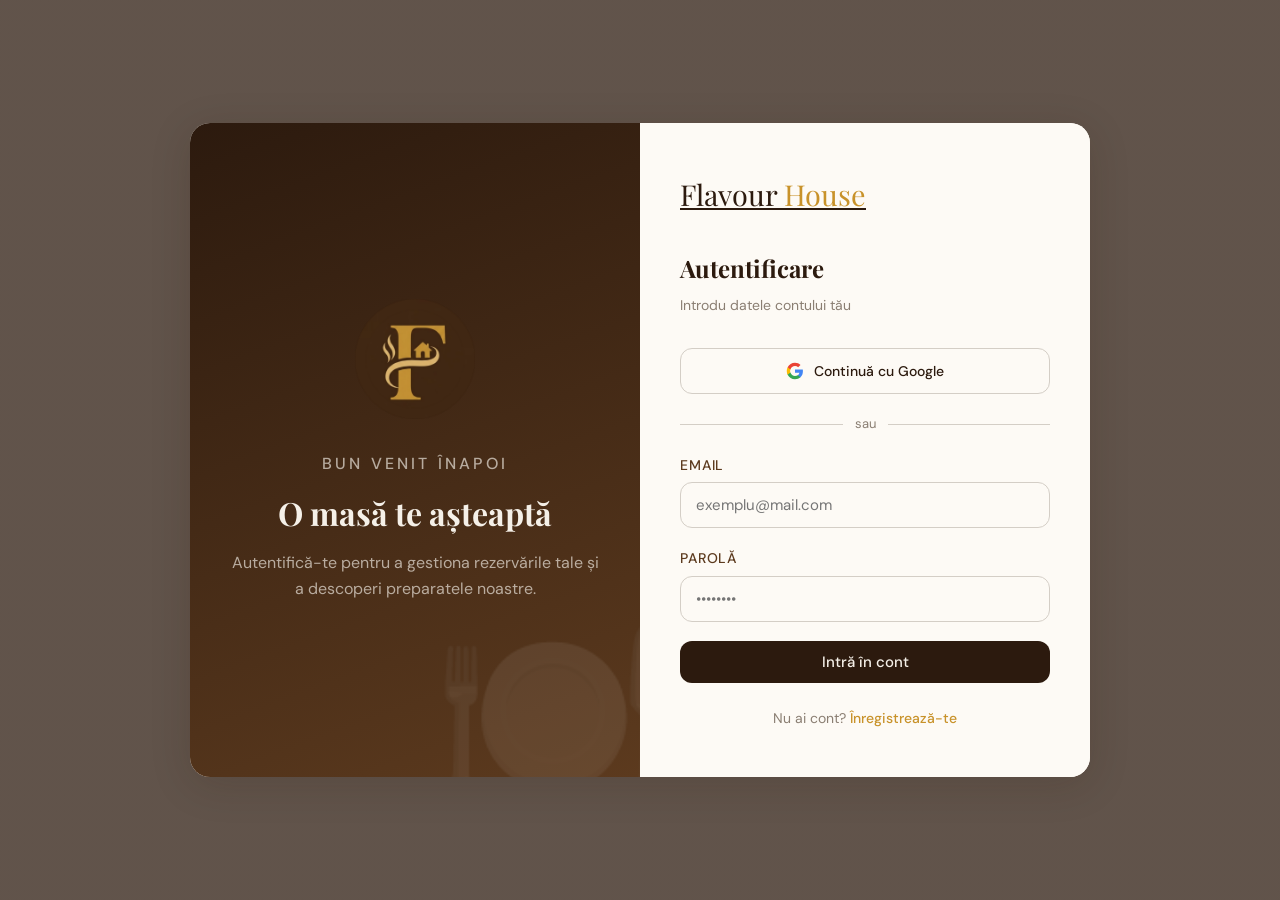
<file: RestaurantApp/public/contul-meu.html>
<!DOCTYPE html>
<html lang="ro">
<head>
  <meta charset="UTF-8">
  <meta name="viewport" content="width=device-width, initial-scale=1.0">
    <link rel="icon" type="image/png" href="logo.png">

  <title>Contul meu — Flavour House</title>
  <link rel="stylesheet" href="style.css">
  <style>
    .page-header {
      background: linear-gradient(160deg, var(--maro) 0%, var(--maro-med) 100%);
      padding: 5rem 1.5rem 3rem; text-align: center;
    }
    .page-header p { font-size: 11px; letter-spacing: 0.2em; color: var(--auriu); text-transform: uppercase; margin-bottom: 0.8rem; }
    .page-header h1 { font-family: 'Playfair Display', serif; font-size: 2.4rem; color: var(--crem); }

    .content { max-width: 960px; margin: 0 auto; padding: 3rem 1.5rem; }

    .profil-grid {
      display: grid; grid-template-columns: 300px 1fr;
      gap: 2rem; align-items: start;
    }

    /* Card profil stanga */
    .profil-card {
      background: var(--alb); border-radius: var(--radius-lg);
      padding: 2rem; box-shadow: var(--shadow);
      border: 1px solid rgba(212,206,198,0.5);
      text-align: center; position: sticky; top: 80px;
    }
    .profil-avatar {
      width: 90px; height: 90px; border-radius: 50%;
      background: linear-gradient(135deg, var(--maro) 0%, var(--maro-med) 100%);
      display: flex; align-items: center; justify-content: center;
      font-family: 'Playfair Display', serif; font-size: 2rem;
      color: var(--auriu); margin: 0 auto 1.2rem; font-weight: 700;
    }
    .profil-nume {
      font-family: 'Playfair Display', serif;
      font-size: 1.4rem; font-weight: 600; color: var(--maro); margin-bottom: 4px;
    }
    .profil-email { font-size: 15px; color: var(--gri); margin-bottom: 1.3rem; }
    .profil-badge {
      display: inline-block; font-size: 15px; font-weight: 500;
      padding: 4px 12px; border-radius: 99px;
      background: rgba(200,146,42,0.12); color: var(--auriu);
      margin-bottom: 1.5rem;
    }
    .profil-stats {
      display: grid; grid-template-columns: repeat(3, 1fr);
      gap: 0.5rem; margin-bottom: 1.5rem;
      padding: 1rem 0; border-top: 1px solid var(--crem-dark);
      border-bottom: 1px solid var(--crem-dark);
    }
    .profil-stat-nr {
      font-family: 'Playfair Display', serif;
      font-size: 1.6rem; font-weight: 700; color: var(--auriu); line-height: 1;
    }
    .profil-stat-label { font-size: 13px; color: var(--gri); margin-top: 3px; }
    .profil-membru { font-size: 12px; color: var(--gri); }

    /* Dreapta — sectiuni */
    .sectiuni { display: flex; flex-direction: column; gap: 1.5rem; }

    .sectiune-card {
      background: var(--alb); border-radius: var(--radius-lg);
      padding: 1.8rem; box-shadow: var(--shadow);
      border: 1px solid rgba(212,206,198,0.5);
    }
    .sectiune-titlu {
      font-family: 'Times New Roman', serif;
      font-size: 1.4rem; color: var(--maro);
      font-weight: bold;
      margin-bottom: 1.2rem; display: flex; align-items: center; gap: 8px;
    }

    /* Rezervari recente */
    .rez-mini {
      display: flex; justify-content: space-between; align-items: center;
      padding: 10px 0; border-bottom: 1px solid var(--crem-dark);
      font-size: 14px;
    }
    .rez-mini:last-child { border-bottom: none; }
    .rez-mini-info { color: var(--maro); font-size: 1.1rem; }
    .rez-mini-data { font-size: 0.9rem; color: var(--gri); }

    /* Schimbare parola */
    .pass-form { display: flex; flex-direction: column; gap: 0.8rem; }

    /* Info boxes */
    .info-boxes {
      display: grid; grid-template-columns: repeat(2, 1fr); gap: 1rem;
    }
    .info-tip {
      background: var(--crem-dark); border-radius: var(--radius);
      padding: 1rem 1.2rem; display: flex; gap: 10px; align-items: flex-start;
    }
    .info-tip-icon { font-size: 1.4rem; flex-shrink: 0; }
    .info-tip-titlu { font-size: 13px; font-weight: 600; color: var(--maro); margin-bottom: 3px; }
    .info-tip-text { font-size: 12px; color: var(--gri); line-height: 1.5; }

    .nav-logo {
      display: flex !important;
      align-items: center !important;
      gap: 10px;
    }

    .logo-img {
      height: 55px;
      width: auto;
      object-fit: contain;
    }
.notification-widget { position: fixed; bottom: 20px; right: 20px; z-index: 9999; font-family: 'DM Sans', sans-serif; }
.notification-button { width: 55px; height: 55px; border-radius: 50%; background: #2c2c2c; border: 2px solid #c8922a; cursor: pointer; box-shadow: 0 4px 15px rgba(0,0,0,0.3); display: flex; align-items: center; justify-content: center; position: relative; transition: transform 0.2s ease; }
.notification-badge { position: absolute; top: 2px; right: 2px; width: 12px; height: 12px; background: #ff4d4d; border-radius: 50%; border: 2px solid #2c2c2c; }
.notification-menu { position: absolute; bottom: 70px; right: 0; width: 320px; max-height: 400px; background: #ffffff; border-radius: 12px; box-shadow: 0 5px 25px rgba(0,0,0,0.2); border: 1px solid #e0e0e0; display: none; flex-direction: column; overflow: hidden; animation: popupFade 0.25s ease-out; }
.notification-menu.show { display: flex; }
.notification-header { padding: 12px 16px; background: #f9f9f9; border-bottom: 1px solid #eeeeee; display: flex; justify-content: space-between; align-items: center; }
.notification-header h3 { margin: 0; font-size: 15px; color: #2c2c2c; }
.clear-all-btn { background: none; border: none; color: #c8922a; font-size: 12px; cursor: pointer; font-weight: 500; }
.notification-list { overflow-y: auto; flex: 1; }
.notification-item { padding: 12px 16px; border-bottom: 1px solid #f5f5f5; font-size: 13px; color: #444; }
.no-notifications { padding: 20px; text-align: center; color: #999; font-size: 13px; margin: 0; }
@keyframes popupFade { from { opacity: 0; transform: translateY(10px); } to { opacity: 1; transform: translateY(0); } }
    @media (max-width: 768px) {
      .profil-grid { grid-template-columns: 1fr; }
      .profil-card { position: static; }
      .info-boxes { grid-template-columns: 1fr; }
    }
  </style>
</head>
<body>

<nav>
  <a href="index.html" class="nav-logo">
    <img src="logo.png" alt="Logo Flavour House" class="logo-img">
    Flavour <span>House</span>
  </a>
  <div class="nav-links">
    <a href="index.html" data-i18n="nav_home">Acasă</a>
    <a href="#" class="btn-nav" onclick="logout(event)" data-i18n="nav_logout">Ieși din cont</a>
  </div>
</nav>

<div class="page-header">
  <p data-i18n="my_account_label">Profilul meu</p>
  <h1 data-i18n="my_account_title">Contul meu</h1>
</div>

<div class="content">
  <div id="alert" class="alert"></div>

  <div class="profil-grid">

    <div class="profil-card">
      <div class="profil-avatar" id="avatar-initiale">?</div>
      <div class="profil-nume" id="profil-nume">—</div>
      <div class="profil-email" id="profil-email">—</div>
      <div class="profil-badge">👤 Client</div>

      <div class="profil-stats">
        <div>
          <div class="profil-stat-nr" id="stat-total">0</div>
          <div class="profil-stat-label" data-i18n="my_account_total_res">Total</div>
        </div>
        <div>
          <div class="profil-stat-nr" id="stat-confirmate" style="color:var(--verde)">0</div>
          <div class="profil-stat-label" data-i18n="my_account_confirmed">Confirmate</div>
        </div>
        <div>
          <div class="profil-stat-nr" id="stat-asteptare" style="color:var(--auriu)">0</div>
          <div class="profil-stat-label" data-i18n="my_account_pending">Așteptare</div>
        </div>
      </div>

      <div class="profil-membru" id="profil-membru"></div>
      <div style="margin-top:1.2rem">
        <a href="rezervare.html" class="btn btn-primary btn-full" style="margin-bottom:8px" data-i18n="hero_btn_reserve">Rezervă o masă</a>
        <a href="rezervarile-mele.html" class="btn btn-outline btn-full" data-i18n="nav_my_reservations">Rezervările mele</a>
      </div>
    </div>

    <div class="sectiuni">

      <div class="sectiune-card">
        <div class="sectiune-titlu">🗓️ <span data-i18n="my_account_recent">Rezervări recente</span></div>
        <div id="rezervari-recente">
          <p style="color:var(--gri);font-size:14px">Se încarcă...</p>
        </div>
        <div style="margin-top:1rem">
          <a href="rezervarile-mele.html" class="btn btn-outline btn-sm" data-i18n="nav_my_reservations">Vezi toate</a>
        </div>
      </div>

      <div class="sectiune-card">
        <div class="sectiune-titlu">💡 Tips & Info</div>
        <div class="info-boxes">
          <div class="info-tip">
            <div class="info-tip-icon">⏰</div>
            <div>
              <div class="info-tip-titlu">Confirmare rapidă</div>
              <div class="info-tip-text">Rezervările tale sunt confirmate în cel mult 2 ore de la trimitere.</div>
            </div>
          </div>
          <div class="info-tip">
            <div class="info-tip-icon">⭐</div>
            <div>
              <div class="info-tip-titlu">Lasă o recenzie</div>
              <div class="info-tip-text">După o vizită confirmată poți lăsa recenzii pentru preparatele consumate.</div>
            </div>
          </div>
          <div class="info-tip">
            <div class="info-tip-icon">📞</div>
            <div>
              <div class="info-tip-titlu">Ai nevoie de ajutor?</div>
              <div class="info-tip-text">Contactează-ne la +373 22 123 456 sau rezervari@flavourhouse.md</div>
            </div>
          </div>
          <div class="info-tip">
            <div class="info-tip-icon">🎂</div>
            <div>
              <div class="info-tip-titlu">Evenimente speciale</div>
              <div class="info-tip-text">Adaugă în observații dacă sărbătorești ceva — pregătim o surpriză!</div>
            </div>
          </div>
        </div>
      </div>

      <div class="sectiune-card">
        <div class="sectiune-titlu">🔐 <span data-i18n="my_account_change_pass">Schimbă parola</span></div>
        <div class="pass-form">
          <div class="form-group" style="margin-bottom:0">
            <label data-i18n="my_account_current_pass">Parola actuală</label>
            <input type="password" id="parola-actuala" placeholder="••••••••">
          </div>
          <div class="form-group" style="margin-bottom:0">
            <label data-i18n="my_account_new_pass">Parola nouă</label>
            <input type="password" id="parola-noua" placeholder="Minim 6 caractere">
          </div>
          <div class="form-group" style="margin-bottom:0">
            <label data-i18n="my_account_confirm_pass">Confirmă parola nouă</label>
            <input type="password" id="parola-confirmare" placeholder="Repetă parola nouă">
          </div>
          <button class="btn btn-dark" onclick="schimbaParola()" data-i18n="my_account_save">Salvează parola</button>
          <div id="alert-parola" class="alert"></div>
        </div>
      </div>

      <div class="sectiune-card" style="border-color:rgba(155,35,53,0.2)">
        <div class="sectiune-titlu" style="color:var(--rosu)">⚠️ Danger Zone</div>
        <p style="font-size:14px;color:var(--gri);margin-bottom:1rem">Acțiunile de mai jos sunt ireversibile. Procedează cu atenție.</p>
        <button class="btn btn-danger btn-sm" onclick="stergeContConfirm()">Șterge contul</button>
      </div>

    </div>
  </div>
</div>

<footer><p>© 2026 <span>Flavour House</span> Restaurant · Chișinău, Moldova</p></footer>

<script>
const token = localStorage.getItem('token');
const utilizator = JSON.parse(localStorage.getItem('utilizator') || 'null');
if (!token || !utilizator) window.location.href = 'login.html';

function logout(e) {
  e.preventDefault();
  localStorage.removeItem('token');
  localStorage.removeItem('utilizator');
  window.location.href = 'login.html';
}

document.getElementById('profil-nume').textContent  = utilizator.nume;
document.getElementById('profil-email').textContent = utilizator.email;
document.getElementById('avatar-initiale').textContent = utilizator.nume
  .split(' ').map(n => n[0]).join('').substring(0, 2).toUpperCase();

async function incarcaDate() {
  try {
    const res  = await fetch('/api/rezervari/ale-mele', {
      headers: { 'Authorization': `Bearer ${token}` }
    });
    const date = await res.json();

    document.getElementById('stat-total').textContent      = date.length;
    document.getElementById('stat-confirmate').textContent = date.filter(r => r.status === 'confirmata').length;
    document.getElementById('stat-asteptare').textContent  = date.filter(r => r.status === 'in_asteptare').length;

    const recente = date.slice(0, 3);
    const cont    = document.getElementById('rezervari-recente');

    if (!recente.length) {
      cont.innerHTML = `<p style="color:var(--gri);font-size:14px">Nu ai nicio rezervare încă.</p>`;
      return;
    }

    cont.innerHTML = recente.map(r => `
      <div class="rez-mini">
        <div>
          <div class="rez-mini-info">Masa ${r.numar_masa} — ${r.locatie}</div>
          <div class="rez-mini-data">📅 ${new Date(r.data).toLocaleDateString('ro-RO', { day:'numeric', month:'long', year:'numeric' })} · 🕐 ${r.ora.slice(0,5)}</div>
        </div>
        <span class="badge badge-${r.status === 'confirmata' ? 'confirmata' : r.status === 'anulata' ? 'anulata' : 'asteptare'}">
          ${r.status === 'confirmata' ? '✓ Confirmată' : r.status === 'anulata' ? '✗ Anulată' : '⏳ Așteptare'}
        </span>
      </div>
    `).join('');

  } catch (e) {
    document.getElementById('rezervari-recente').innerHTML = '<p style="color:var(--rosu)">Eroare.</p>';
  }
}

async function schimbaParola() {
  const actuala     = document.getElementById('parola-actuala').value;
  const noua        = document.getElementById('parola-noua').value;
  const confirmare  = document.getElementById('parola-confirmare').value;
  const alertEl     = document.getElementById('alert-parola');

  alertEl.className = 'alert';

  if (!actuala || !noua || !confirmare) {
    alertEl.className = 'alert alert-error show';
    alertEl.textContent = 'Completează toate câmpurile.';
    return;
  }
  if (noua.length < 6) {
    alertEl.className = 'alert alert-error show';
    alertEl.textContent = 'Parola nouă trebuie să aibă cel puțin 6 caractere.';
    return;
  }
  if (noua !== confirmare) {
    alertEl.className = 'alert alert-error show';
    alertEl.textContent = 'Parolele noi nu coincid.';
    return;
  }

  try {
    const res  = await fetch('/api/auth/schimba-parola', {
      method: 'PUT',
      headers: { 'Content-Type': 'application/json', 'Authorization': `Bearer ${token}` },
      body: JSON.stringify({ parola_actuala: actuala, parola_noua: noua })
    });
    const date = await res.json();

    if (!res.ok) {
      alertEl.className = 'alert alert-error show';
      alertEl.textContent = date.mesaj;
      return;
    }

    alertEl.className = 'alert alert-success show';
    alertEl.textContent = '✅ Parola a fost schimbată cu succes!';
    document.getElementById('parola-actuala').value   = '';
    document.getElementById('parola-noua').value      = '';
    document.getElementById('parola-confirmare').value = '';
  } catch (e) {
    alertEl.className = 'alert alert-error show';
    alertEl.textContent = 'Eroare de conexiune.';
  }
}

function stergeContConfirm() {
  if (confirm('Ești sigur că vrei să ștergi contul? Toate rezervările tale vor fi anulate. Această acțiune este ireversibilă!')) {
    alert('Funcționalitate în curs de implementare. Contactează-ne la rezervari@flavourhouse.md pentru ștergerea contului.');
  }
}
let notificariAfisate = [];
let stareaRezervarilorAnterioare = {};

function toggleMeniuNotificari() {
  const menu = document.getElementById('notification-menu');
  menu.classList.toggle('show');
  if (menu.classList.contains('show')) document.getElementById('notification-badge').style.display = 'none';
}

function actualizeazaInterfataNotificari() {
  const listContainer = document.getElementById('notification-list');
  const badge = document.getElementById('notification-badge');
  const menu = document.getElementById('notification-menu');

  if (notificariAfisate.length === 0) {
    listContainer.innerHTML = '<p class="no-notifications">Nu ai notificări noi</p>';
    badge.style.display = 'none';
    return;
  }
  listContainer.innerHTML = notificariAfisate.map(msg => `<div class="notification-item">🔔 ${msg}</div>`).join('');
  if (!menu.classList.contains('show')) badge.style.display = 'block';
}

function stergeToateNotificarile() { notificariAfisate = []; actualizeazaInterfataNotificari(); }

async function verificaSchimbariStatus() {
  if (!token) return;
  try {
    const res = await fetch('/api/rezervari/ale-mele', { headers: { 'Authorization': `Bearer ${token}` } });
    if (!res.ok) return;
    const rezervari = await res.json();
    let modificariNoi = false;
    rezervari.forEach(r => {
      const statusVechi = stareaRezervarilorAnterioare[r.id];
      if (statusVechi && statusVechi !== r.status) {
        let textStatus = r.status === 'confirmata' ? 'confirmată ✔️' : 'anulată ❌';
        notificariAfisate.unshift(`Rezervarea pentru masa ${r.numar_masa} din data de ${r.data.split('T')[0]} este acum ${textStatus}.`);
        modificariNoi = true;
      }
      stareaRezervarilorAnterioare[r.id] = r.status;
    });
    if (modificariNoi) actualizeazaInterfataNotificari();
  } catch (err) { console.error(err); }
}

async function pornesteSistemNotificari() {
  if (!token) return;
  try {
    const res = await fetch('/api/rezervari/ale-mele', { headers: { 'Authorization': `Bearer ${token}` } });
    if (res.ok) {
      const rezervari = await res.json();
      rezervari.forEach(r => stareaRezervarilorAnterioare[r.id] = r.status);
    }
  } catch(e){}
  setInterval(verificaSchimbariStatus, 10000);
}

pornesteSistemNotificari();
incarcaDate();
applyTranslations(getLang());
</script>
<div class="notification-widget">
  <button class="notification-button" onclick="toggleMeniuNotificari()">
    <span class="bell-icon">🔔</span>
    <span id="notification-badge" class="notification-badge" style="display: none;"></span>
  </button>

  <div id="notification-menu" class="notification-menu">
    <div class="notification-header">
      <h3>Notificări</h3>
      <button class="clear-all-btn" onclick="stergeToateNotificarile()">Șterge tot</button>
    </div>
    <div id="notification-list" class="notification-list">
      <p class="no-notifications">Nu ai notificări noi</p>
    </div>
  </div>
</div>
</body>
</html>
</file>
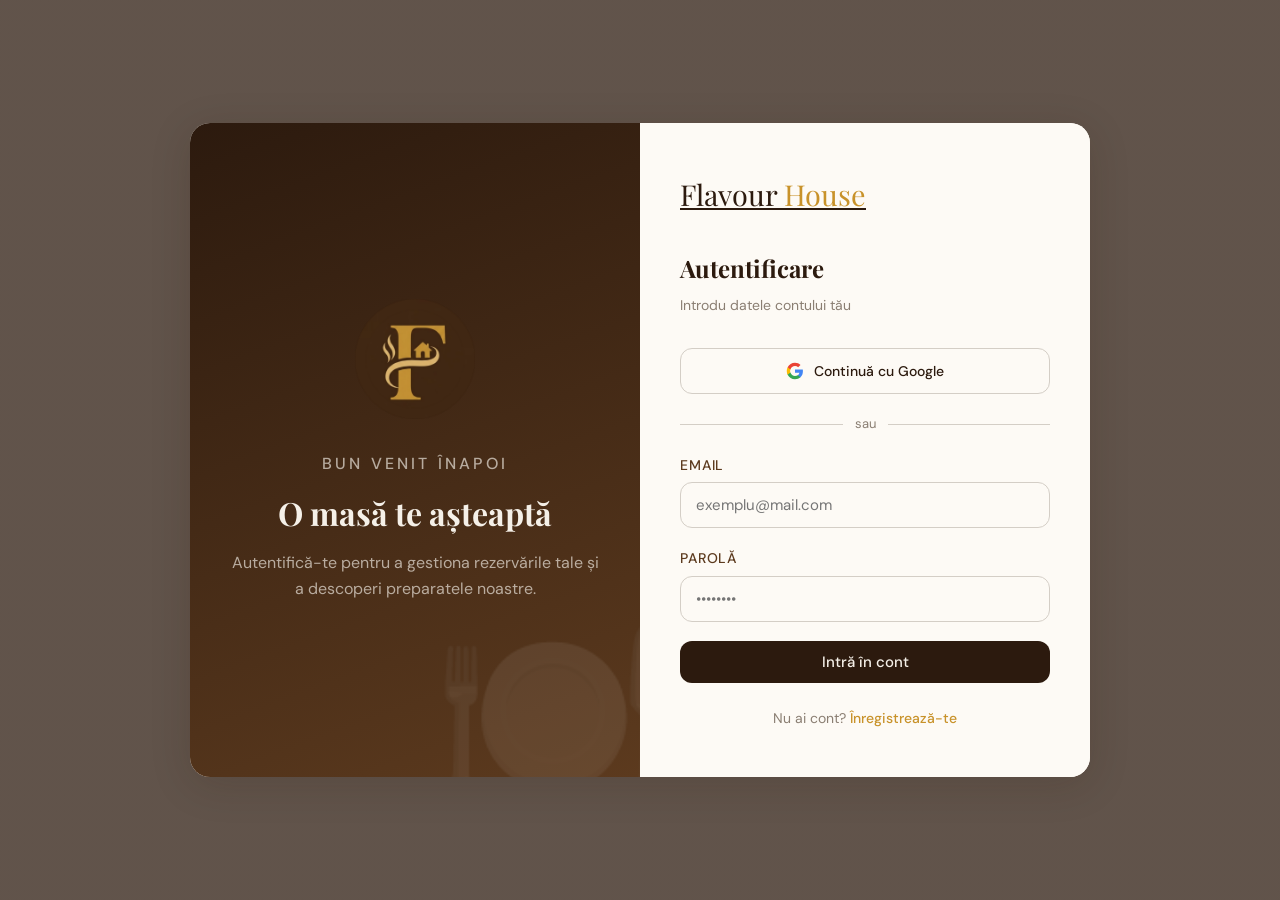
<file: RestaurantApp/public/login.html>
<!DOCTYPE html>
<html lang="ro">
<head>
  <meta charset="UTF-8">
  <meta name="viewport" content="width=device-width, initial-scale=1.0">
    <link rel="icon" type="image/png" href="logo.png">

  <title>Autentificare — Flavour House</title>
  <link rel="stylesheet" href="style.css">
  <style>
    body { 
      display: flex; 
      align-items: center; 
      justify-content: center; 
      min-height: 100vh; 
      padding: 2rem;
      margin: 0;
      background: linear-gradient(rgba(44, 26, 14, 0.75), rgba(44, 26, 14, 0.75)), 
                  url('https://media.gettyimages.com/id/1632045436/video/defocus-after-work-dinner-party.jpg?s=640x640&k=20&c=yxpzzxIzMyTx0dXF350Sa_MqFmlVjyDskMo8bTIoD7I=');
      background-size: cover;
      background-position: center;
      background-attachment: fixed;
    }

    .auth-wrapper {
      display: grid; grid-template-columns: 1fr 1fr;
      max-width: 900px; width: 100%;
      border-radius: var(--radius-lg);
      overflow: hidden; box-shadow: var(--shadow-lg);
      background: var(--alb);
    }

    .auth-banner {
      background: linear-gradient(160deg, var(--maro) 0%, var(--maro-med) 100%);
      padding: 3rem 2.5rem; display: flex; flex-direction: column; 
      justify-content: center; align-items: center; text-align: center;
      position: relative; overflow: hidden;
    }

    .auth-banner::before {
      content: '🍽️'; font-size: 12rem; position: absolute;
      right: -2rem; bottom: -2rem; opacity: 0.08; line-height: 1;
    }

    .auth-banner-logo {
      height: 120px;
      width: auto;
      object-fit: contain;
      margin-bottom: 2rem;
    }

    .auth-banner-label {
      font-size: 13px; font-weight: 500; letter-spacing: 0.2em;
      color: var(--auriu); text-transform: uppercase; margin-bottom: 1rem;
    }

    .auth-banner h2 {
      font-family: 'Playfair Display', serif;
      font-size: 2rem; color: var(--crem); line-height: 1.3; margin-bottom: 1rem;
    }

    .auth-banner p { font-size: 16px; color: rgba(245,240,232,0.65); }

    .auth-form-side { background: var(--alb); padding: 3rem 2.5rem; }

    .auth-logo {
      font-family: 'Playfair Display', serif; font-size: 1.8rem;
      color: var(--maro); margin-bottom: 2rem; display: block;
    }

    .auth-logo span { color: var(--auriu); }

    .auth-title { font-family: 'Playfair Display', serif; font-size: 1.5rem; color: var(--maro); margin-bottom: 0.4rem; }

    .auth-sub { font-size: 14px; color: var(--gri); margin-bottom: 2rem; }

    .auth-footer { margin-top: 1.5rem; text-align: center; font-size: 14px; color: var(--gri); }

    .auth-footer a { color: var(--auriu); text-decoration: none; font-weight: 500; }

    .auth-footer a:hover { text-decoration: underline; }

    /* Buton Google */
    .btn-google {
      display: flex; align-items: center; justify-content: center; gap: 10px;
      width: 100%; padding: 11px 22px; border-radius: var(--radius);
      border: 1.5px solid var(--gri-light); background: var(--alb);
      font-family: 'DM Sans', sans-serif; font-size: 14px; font-weight: 500;
      color: var(--maro); cursor: pointer; text-decoration: none;
      transition: all var(--transition);
      box-sizing: border-box;
    }
    .btn-google:hover {
      border-color: #4285F4; background: #F8F9FF;
      box-shadow: 0 2px 12px rgba(66,133,244,0.15);
    }
    .google-icon { width: 18px; height: 18px; flex-shrink: 0; }

    /* Separator */
    .separator {
      display: flex; align-items: center; gap: 12px;
      margin: 1.2rem 0; color: var(--gri); font-size: 13px;
    }
    .separator::before, .separator::after {
      content: ''; flex: 1; height: 1px; background: var(--gri-light);
    }

    @media (max-width: 640px) {
      .auth-wrapper { grid-template-columns: 1fr; max-width: 450px; }
      .auth-banner { display: none; }
    }
  </style>
</head>
<body>

<div class="auth-wrapper">
  <div class="auth-banner">
    <img src="logo.png" alt="Logo Flavour House" class="auth-banner-logo">
    <p class="auth-banner-label">Bun venit înapoi</p>
    <h2>O masă te așteaptă</h2>
    <p>Autentifică-te pentru a gestiona rezervările tale și a descoperi preparatele noastre.</p>
  </div>
  <div class="auth-form-side">
    <a href="index.html" class="auth-logo">Flavour <span>House</span></a>
    <h2 class="auth-title">Autentificare</h2>
    <p class="auth-sub">Introdu datele contului tău</p>

    <div id="alert" class="alert"></div>

    <a href="/api/auth/google" class="btn-google">
      <svg class="google-icon" viewBox="0 0 24 24">
        <path fill="#4285F4" d="M22.56 12.25c0-.78-.07-1.53-.2-2.25H12v4.26h5.92c-.26 1.37-1.04 2.53-2.21 3.31v2.77h3.57c2.08-1.92 3.28-4.74 3.28-8.09z"/>
        <path fill="#34A853" d="M12 23c2.97 0 5.46-.98 7.28-2.66l-3.57-2.77c-.98.66-2.23 1.06-3.71 1.06-2.86 0-5.29-1.93-6.16-4.53H2.18v2.84C3.99 20.53 7.7 23 12 23z"/>
        <path fill="#FBBC05" d="M5.84 14.09c-.22-.66-.35-1.36-.35-2.09s.13-1.43.35-2.09V7.07H2.18C1.43 8.55 1 10.22 1 12s.43 3.45 1.18 4.93l3.66-2.84z"/>
        <path fill="#EA4335" d="M12 5.38c1.62 0 3.06.56 4.21 1.64l3.15-3.15C17.45 2.09 14.97 1 12 1 7.7 1 3.99 3.47 2.18 7.07l3.66 2.84c.87-2.6 3.3-4.53 6.16-4.53z"/>
      </svg>
      Continuă cu Google
    </a>

    <div class="separator">sau</div>

    <div class="form-group">
      <label>Email</label>
      <input type="email" id="email" placeholder="exemplu@mail.com">
    </div>
    <div class="form-group">
      <label>Parolă</label>
      <input type="password" id="parola" placeholder="••••••••">
    </div>
    <button class="btn btn-dark btn-full" onclick="login()">Intră în cont</button>

    <div class="auth-footer">
      Nu ai cont? <a href="register.html">Înregistrează-te</a>
    </div>
  </div>
</div>

<script>
const params = new URLSearchParams(window.location.search);
if (params.get('error') === 'google') {
  const alertEl = document.getElementById('alert');
  alertEl.className = 'alert alert-error show';
  alertEl.textContent = 'Autentificarea cu Google a esuat. Incearca din nou.';
}

if (localStorage.getItem('token')) {
  const u = JSON.parse(localStorage.getItem('utilizator') || '{}');
  window.location.href = u.rol === 'admin' ? 'admin/dashboard.html' : 'rezervarile-mele.html';
}

async function login() {
  const email  = document.getElementById('email').value.trim();
  const parola = document.getElementById('parola').value;
  const alert  = document.getElementById('alert');

  alert.className = 'alert'; alert.textContent = '';

  if (!email || !parola) {
    alert.className = 'alert alert-error show';
    alert.textContent = 'Completează toate câmpurile.';
    return;
  }

  try {
    const res  = await fetch('/api/auth/login', {
      method: 'POST',
      headers: { 'Content-Type': 'application/json' },
      body: JSON.stringify({ email, parola })
    });
    const date = await res.json();

    if (!res.ok) {
      alert.className = 'alert alert-error show';
      alert.textContent = date.mesaj;
      return;
    }

    localStorage.setItem('token', date.token);
    localStorage.setItem('utilizator', JSON.stringify(date.utilizator));

    alert.className = 'alert alert-success show';
    alert.textContent = 'Autentificare reușită! Se redirecționează...';

    setTimeout(() => {
      window.location.href = date.utilizator.rol === 'admin'
        ? 'admin/dashboard.html'
        : 'rezervarile-mele.html';
    }, 800);
  } catch (e) {
    alert.className = 'alert alert-error show';
    alert.textContent = 'Eroare de conexiune. Încearcă din nou.';
  }
}

document.addEventListener('keydown', e => { if (e.key === 'Enter') login(); });
</script>
</body>
</html>
</file>
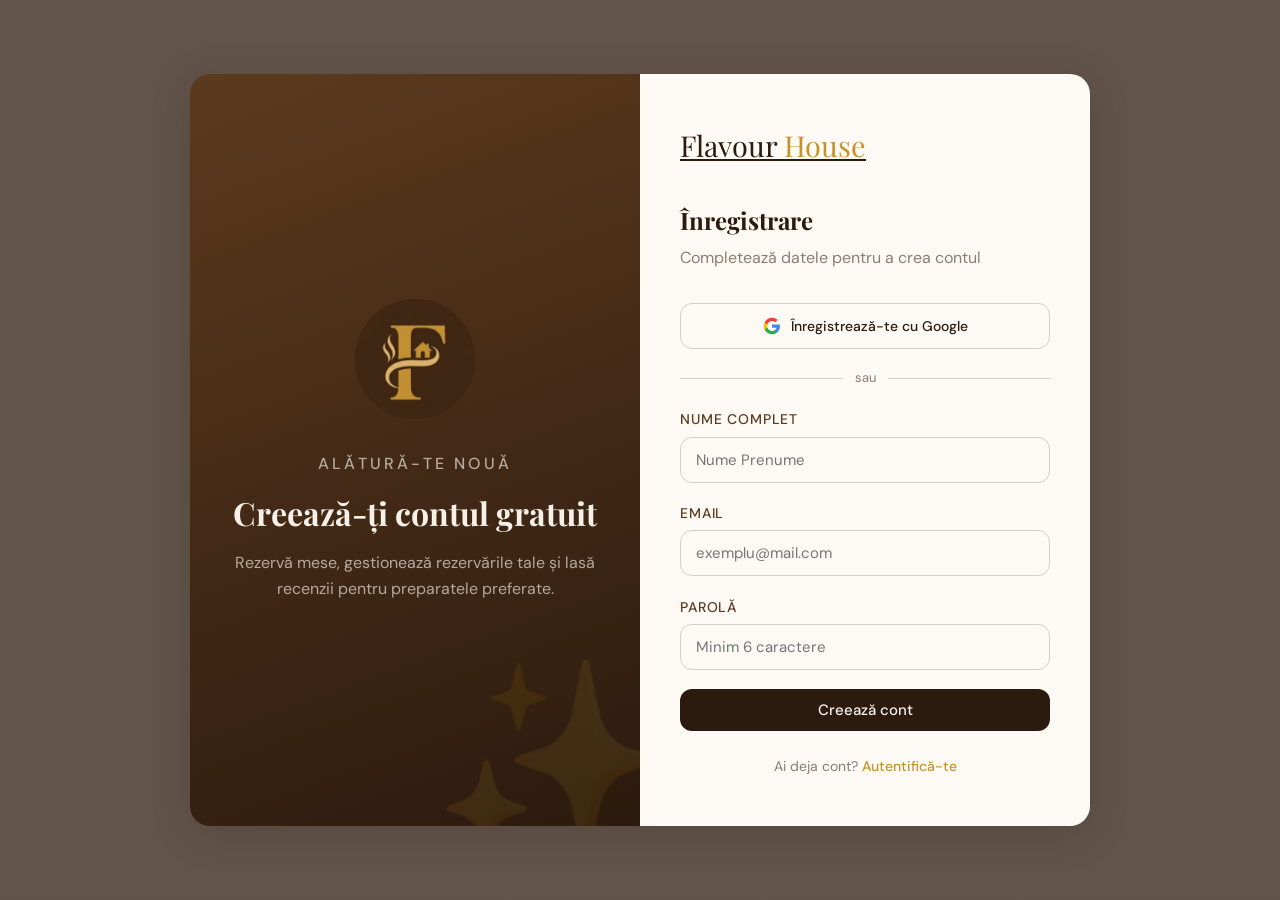
<file: RestaurantApp/public/register.html>
<!DOCTYPE html>
<html lang="ro">
<head>
  <meta charset="UTF-8">
  <meta name="viewport" content="width=device-width, initial-scale=1.0">
    <link rel="icon" type="image/png" href="logo.png">

  <title>Înregistrare — Flavour House</title>
  <link rel="stylesheet" href="style.css">
  <style>
    body { 
      display: flex; 
      align-items: center; 
      justify-content: center; 
      min-height: 100vh; 
      padding: 2rem;
      margin: 0; 
      background: linear-gradient(rgba(44, 26, 14, 0.75), rgba(44, 26, 14, 0.75)), 
                  url('https://media.gettyimages.com/id/1632045436/video/defocus-after-work-dinner-party.jpg?s=640x640&k=20&c=yxpzzxIzMyTx0dXF350Sa_MqFmlVjyDskMo8bTIoD7I=');
      background-repeat: no-repeat;
      background-size: cover;
      background-position: center;
      background-attachment: fixed;
    }

    .auth-wrapper {
      display: grid; grid-template-columns: 1fr 1fr;
      max-width: 900px; width: 100%;
      border-radius: var(--radius-lg); overflow: hidden; box-shadow: var(--shadow-lg);
    }

    .auth-banner {
      background: linear-gradient(160deg, var(--maro-med) 0%, var(--maro) 100%);
      padding: 3rem 2.5rem; display: flex; flex-direction: column; 
      justify-content: center; align-items: center; text-align: center;
      position: relative; overflow: hidden;
    }

    .auth-banner::before {
      content: '✨'; font-size: 12rem; position: absolute;
      right: -2rem; bottom: -2rem; opacity: 0.08; line-height: 1;
    }

    .auth-banner-logo {
      height: 120px;
      width: auto;
      object-fit: contain;
      margin-bottom: 2rem;
    }

    .auth-banner-label { font-size: 11px; font-weight: 500; letter-spacing: 0.2em; color: var(--auriu); text-transform: uppercase; margin-bottom: 1rem; }
    .auth-banner h2 { font-family: 'Playfair Display', serif; font-size: 2rem; color: var(--crem); line-height: 1.3; margin-bottom: 1rem; }
    .auth-banner p { font-size: 16px; color: rgba(245,240,232,0.65); }

    .auth-form-side { background: var(--alb); padding: 3rem 2.5rem; }

    .auth-logo { font-family: 'Playfair Display', serif; font-size: 1.8rem; color: var(--maro); margin-bottom: 2rem; display: block; }
    .auth-logo span { color: var(--auriu); }

    .auth-title { font-family: 'Playfair Display', serif; font-size: 1.5rem; color: var(--maro); margin-bottom: 0.4rem; }
    .auth-sub { font-size: 16px; color: var(--gri); margin-bottom: 2rem; }

    .auth-footer { margin-top: 1.5rem; text-align: center; font-size: 14px; color: var(--gri); }
    .auth-footer a { color: var(--auriu); text-decoration: none; font-weight: 500; }
    .auth-footer a:hover { text-decoration: underline; }

    /* Buton Google */
    .btn-google {
      display: flex; align-items: center; justify-content: center; gap: 10px;
      width: 100%; padding: 11px 22px; border-radius: var(--radius);
      border: 1.5px solid var(--gri-light); background: var(--alb);
      font-family: 'DM Sans', sans-serif; font-size: 14px; font-weight: 500;
      color: var(--maro); cursor: pointer; text-decoration: none;
      transition: all var(--transition);
      box-sizing: border-box;
    }
    .btn-google:hover {
      border-color: #4285F4; background: #F8F9FF;
      box-shadow: 0 2px 12px rgba(66,133,244,0.15);
    }
    .google-icon { width: 18px; height: 18px; flex-shrink: 0; }

    /* Separator */
    .separator {
      display: flex; align-items: center; gap: 12px;
      margin: 1.2rem 0; color: var(--gri); font-size: 13px;
    }
    .separator::before, .separator::after {
      content: ''; flex: 1; height: 1px; background: var(--gri-light);
    }

    @media (max-width: 640px) {
      .auth-wrapper { grid-template-columns: 1fr; }
      .auth-banner { display: none; }
    }
  </style>
</head>
<body>

<div class="auth-wrapper">
  <div class="auth-banner">
    <img src="logo.png" alt="Logo Flavour House" class="auth-banner-logo">
    <p class="auth-banner-label">Alătură-te nouă</p>
    <h2>Creează-ți contul gratuit</h2>
    <p>Rezervă mese, gestionează rezervările tale și lasă recenzii pentru preparatele preferate.</p>
  </div>
  <div class="auth-form-side">
    <a href="index.html" class="auth-logo">Flavour <span>House</span></a>
    <h2 class="auth-title">Înregistrare</h2>
    <p class="auth-sub">Completează datele pentru a crea contul</p>

    <div id="alert" class="alert"></div>

    <a href="/api/auth/google" class="btn-google">
      <svg class="google-icon" viewBox="0 0 24 24">
        <path fill="#4285F4" d="M22.56 12.25c0-.78-.07-1.53-.2-2.25H12v4.26h5.92c-.26 1.37-1.04 2.53-2.21 3.31v2.77h3.57c2.08-1.92 3.28-4.74 3.28-8.09z"/>
        <path fill="#34A853" d="M12 23c2.97 0 5.46-.98 7.28-2.66l-3.57-2.77c-.98.66-2.23 1.06-3.71 1.06-2.86 0-5.29-1.93-6.16-4.53H2.18v2.84C3.99 20.53 7.7 23 12 23z"/>
        <path fill="#FBBC05" d="M5.84 14.09c-.22-.66-.35-1.36-.35-2.09s.13-1.43.35-2.09V7.07H2.18C1.43 8.55 1 10.22 1 12s.43 3.45 1.18 4.93l3.66-2.84z"/>
        <path fill="#EA4335" d="M12 5.38c1.62 0 3.06.56 4.21 1.64l3.15-3.15C17.45 2.09 14.97 1 12 1 7.7 1 3.99 3.47 2.18 7.07l3.66 2.84c.87-2.6 3.3-4.53 6.16-4.53z"/>
      </svg>
      Înregistrează-te cu Google
    </a>

    <div class="separator">sau</div>

    <div class="form-group">
      <label>Nume complet</label>
      <input type="text" id="nume" placeholder="Nume Prenume">
    </div>
    <div class="form-group">
      <label>Email</label>
      <input type="email" id="email" placeholder="exemplu@mail.com">
    </div>
    <div class="form-group">
      <label>Parolă</label>
      <input type="password" id="parola" placeholder="Minim 6 caractere">
    </div>
    <button class="btn btn-dark btn-full" onclick="register()">Creează cont</button>

    <div class="auth-footer">
      Ai deja cont? <a href="login.html">Autentifică-te</a>
    </div>
  </div>
</div>

<script>
async function register() {
  const nume   = document.getElementById('nume').value.trim();
  const email  = document.getElementById('email').value.trim();
  const parola = document.getElementById('parola').value;
  const alert  = document.getElementById('alert');

  alert.className = 'alert'; alert.textContent = '';

  if (!nume || !email || !parola) {
    alert.className = 'alert alert-error show';
    alert.textContent = 'Completează toate câmpurile.';
    return;
  }
  if (parola.length < 6) {
    alert.className = 'alert alert-error show';
    alert.textContent = 'Parola trebuie să aibă cel puțin 6 caractere.';
    return;
  }

  try {
    const res  = await fetch('/api/auth/register', {
      method: 'POST',
      headers: { 'Content-Type': 'application/json' },
      body: JSON.stringify({ nume, email, parola })
    });
    const date = await res.json();

    if (!res.ok) {
      alert.className = 'alert alert-error show';
      alert.textContent = date.mesaj;
      return;
    }

    alert.className = 'alert alert-success show';
    alert.textContent = 'Cont creat cu succes! Te redirecționăm...';
    setTimeout(() => window.location.href = 'login.html', 1200);
  } catch (e) {
    alert.className = 'alert alert-error show';
    alert.textContent = 'Eroare de conexiune. Încearcă din nou.';
  }
}

document.addEventListener('keydown', e => { if (e.key === 'Enter') register(); });
</script>
</body>
</html>
</file>
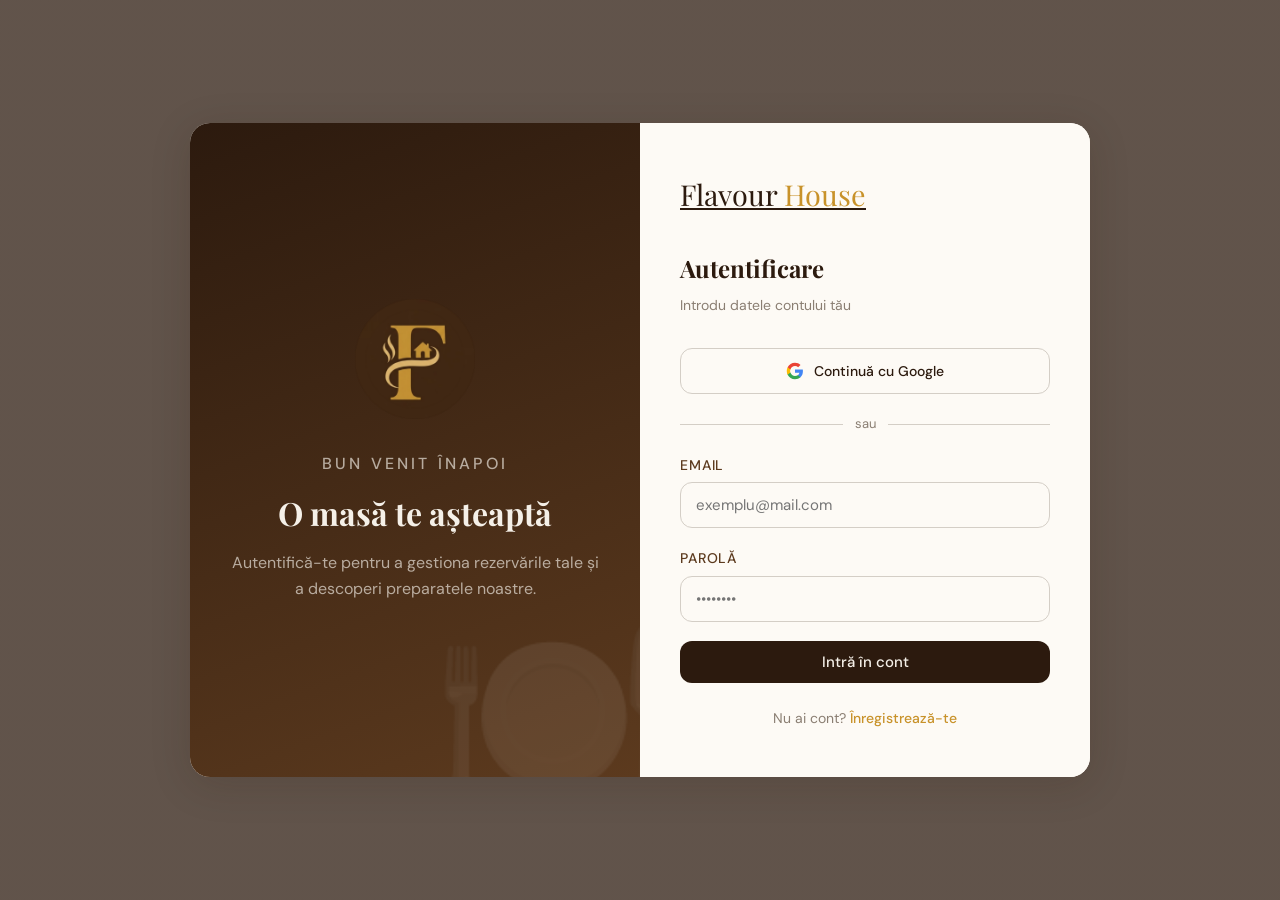
<file: RestaurantApp/public/rezervare.html>
<!DOCTYPE html>
<html lang="ro">
<head>
  <meta charset="UTF-8">
  <meta name="viewport" content="width=device-width, initial-scale=1.0">
  <link rel="icon" type="image/png" href="logo.png">
  <title>Rezervare — Flavour House</title>
  
  <link rel="stylesheet" href="style.css">
  <style>
    .page-header {
      background: linear-gradient(160deg, var(--maro) 0%, var(--maro-med) 100%);
      padding: 5rem 1.5rem 3rem; text-align: center;
    }
    .page-header p { font-size: 11px; letter-spacing: 0.2em; color: var(--auriu); text-transform: uppercase; margin-bottom: 0.8rem; }
    .page-header h1 { font-family: 'Playfair Display', serif; font-size: 2.4rem; color: var(--crem); }

    .rezervare-layout {
      display: grid; grid-template-columns: 1fr 380px; gap: 2rem;
      max-width: 1000px; margin: 0 auto; padding: 3rem 1.5rem;
      align-items: start;
    }
    .form-card { background: var(--alb); border-radius: var(--radius-lg); padding: 2rem; box-shadow: var(--shadow); }
    .form-card h2 { font-family: 'Playfair Display', serif; font-size: 1.3rem; color: var(--maro); margin-bottom: 1.5rem; }

    .mese-grid {
      display: grid; grid-template-columns: repeat(3, 1fr); gap: 10px; margin-top: 0.5rem;
    }
    .masa-btn {
      padding: 12px 8px; border-radius: var(--radius); border: 1.5px solid var(--gri-light);
      background: var(--alb); cursor: pointer; text-align: center;
      transition: all var(--transition); font-family: 'DM Sans', sans-serif;
    }
    .masa-btn:hover:not(.ocupata) { border-color: var(--auriu); background: rgba(200,146,42,0.06); }
    .masa-btn.selectata { border-color: var(--auriu); background: rgba(200,146,42,0.1); }
    .masa-btn.ocupata { opacity: 0.4; cursor: not-allowed; background: var(--crem-dark); }
    .masa-nr { font-family: 'Times New Roman', serif; font-size: 1.3rem; font-weight: 600; color: var(--maro); }
    .masa-cap { font-size: 11px; color: var(--gri); }
    .masa-loc { font-size: 11px; color: var(--auriu); font-weight: 500; }

    .info-rezervare { background: var(--alb); border-radius: var(--radius-lg); padding: 2rem; box-shadow: var(--shadow); position: sticky; top: 80px; }
    .info-rezervare h3 { font-family: 'Playfair Display', serif; font-size: 1.3rem; color: var(--maro); margin-bottom: 1.2rem; }
    .info-row { display: flex; justify-content: space-between; padding: 10px 0; border-bottom: 1px solid var(--crem-dark); font-size: 14px; }
    .info-row:last-of-type { border-bottom: none; }
    .info-row span:first-child { color: var(--gri); }
    .info-row span:last-child { font-weight: 500; color: var(--maro); }
    .info-row span.gol { color: var(--gri-light); font-style: italic; font-weight: 400; }

    .form-row { display: grid; grid-template-columns: 1fr 1fr; gap: 1rem; }

    .nav-logo {
      display: flex !important;
      align-items: center !important;
      gap: 10px;
    }

    .logo-img {
      height: 55px;
      width: auto;
      object-fit: contain;
    }
    .notification-widget { position: fixed; bottom: 20px; right: 20px; z-index: 9999; font-family: 'DM Sans', sans-serif; }
.notification-button { width: 55px; height: 55px; border-radius: 50%; background: #2c2c2c; border: 2px solid #c8922a; cursor: pointer; box-shadow: 0 4px 15px rgba(0,0,0,0.3); display: flex; align-items: center; justify-content: center; position: relative; transition: transform 0.2s ease; }
.notification-badge { position: absolute; top: 2px; right: 2px; width: 12px; height: 12px; background: #ff4d4d; border-radius: 50%; border: 2px solid #2c2c2c; }
.notification-menu { position: absolute; bottom: 70px; right: 0; width: 320px; max-height: 400px; background: #ffffff; border-radius: 12px; box-shadow: 0 5px 25px rgba(0,0,0,0.2); border: 1px solid #e0e0e0; display: none; flex-direction: column; overflow: hidden; animation: popupFade 0.25s ease-out; }
.notification-menu.show { display: flex; }
.notification-header { padding: 12px 16px; background: #f9f9f9; border-bottom: 1px solid #eeeeee; display: flex; justify-content: space-between; align-items: center; }
.notification-header h3 { margin: 0; font-size: 15px; color: #2c2c2c; }
.clear-all-btn { background: none; border: none; color: #c8922a; font-size: 12px; cursor: pointer; font-weight: 500; }
.notification-list { overflow-y: auto; flex: 1; }
.notification-item { padding: 12px 16px; border-bottom: 1px solid #f5f5f5; font-size: 13px; color: #444; }
.no-notifications { padding: 20px; text-align: center; color: #999; font-size: 13px; margin: 0; }
@keyframes popupFade { from { opacity: 0; transform: translateY(10px); } to { opacity: 1; transform: translateY(0); } }

    @media (max-width: 768px) {
      .rezervare-layout { grid-template-columns: 1fr; }
      .info-rezervare { position: static; }
      .form-row { grid-template-columns: 1fr; }
    }
  </style>
</head>
<body>

<nav>
  <a href="index.html" class="nav-logo">
    <img src="logo.png" alt="Logo Flavour House" class="logo-img">
    Flavour <span>House</span>
  </a>
  <div class="nav-links">
    <a href="index.html">Acasă</a>
    <a href="rezervarile-mele.html" id="link-rezervarile-mele" style="display:none">Rezervările mele</a>
  </div>
</nav>

<div class="page-header">
  <p>Rezervă acum</p>
  <h1>Alege masa ta</h1>
</div>

<div class="rezervare-layout">
  <div>
    <div class="form-card">
      <h2>📅 Data și ora</h2>
      <div class="form-row">
        <div class="form-group">
          <label>Data</label>
          <input type="date" id="data" onchange="cautaMese()">
        </div>
        <div class="form-group">
          <label>Ora</label>
          <select id="ora" onchange="cautaMese()">
            <option value="">-- Selectează --</option>
            <option>12:00</option><option>13:00</option><option>14:00</option>
            <option>15:00</option><option>16:00</option><option>17:00</option>
            <option>18:00</option><option>19:00</option><option>20:00</option>
            <option>21:00</option><option>22:00</option>
          </select>
        </div>
      </div>
      <div class="form-group">
        <label>Număr persoane</label>
        <input type="number" id="nr_persoane" min="1" max="20" placeholder="ex: 2" oninput="actualizeazaResume()">
      </div>
    </div>

    <div class="form-card" style="margin-top:1.5rem">
      <h2>🪑 Selectează masa</h2>
      <div id="mese-container">
        <p style="color:var(--gri);font-size:14px">Selectează data și ora pentru a vedea mesele disposable.</p>
      </div>
    </div>

    <div class="form-card" style="margin-top:1.5rem">
      <h2>📝 Observații (opțional)</h2>
      <div class="form-group" style="margin-bottom:0">
        <textarea id="observatii" placeholder="Ex: aniversare, alergii, preferințe speciale..." oninput="actualizeazaResume()"></textarea>
      </div>
    </div>

    <div id="alert" class="alert" style="margin-top:1rem"></div>

    <button class="btn btn-primary btn-full" style="margin-top:1rem;padding:14px" onclick="trimiteRezervare()">
      Confirmă rezervarea
    </button>
  </div>

  <div class="info-rezervare">
    <h3>Rezumatul rezervării</h3>
    <div class="info-row"><span>Data</span><span id="r-data" class="gol">Neselectată</span></div>
    <div class="info-row"><span>Ora</span><span id="r-ora" class="gol">Neselectată</span></div>
    <div class="info-row"><span>Persoane</span><span id="r-persoane" class="gol">—</span></div>
    <div class="info-row"><span>Masa</span><span id="r-masa" class="gol">Neselectată</span></div>
    <div class="info-row"><span>Observații</span><span id="r-obs" class="gol">—</span></div>
    <div style="margin-top:1.2rem;padding-top:1.2rem;border-top:1px solid var(--crem-dark);font-size:13px;color:var(--gri)">
      ✅ Confirmarea rezervării se face în cel mult 2 ore.
    </div>
  </div>
</div>

<footer><p>© 2026 <span>Flavour House </span>Restaurant</p></footer>

<script>
const token = localStorage.getItem('token');
const utilizator = JSON.parse(localStorage.getItem('utilizator') || 'null');

if (!token) { window.location.href = 'login.html'; }

if (utilizator) {
  document.getElementById('link-rezervarile-mele').style.display = 'inline';
}

document.getElementById('data').min = new Date().toISOString().split('T')[0];

let masaSelectata = null;

function logout(e) {
  e.preventDefault();
  localStorage.removeItem('token');
  localStorage.removeItem('utilizator');
  window.location.href = 'login.html';
}

async function cautaMese() {
  const data = document.getElementById('data').value;
  const ora  = document.getElementById('ora').value;
  actualizeazaResume();

  if (!data || !ora) return;

  const container = document.getElementById('mese-container');
  container.innerHTML = '<p style="color:var(--gri);font-size:14px">Se caută mesele disponibile...</p>';
  masaSelectata = null;

  try {
    const res  = await fetch(`/api/rezervari/disponibile?data=${data}&ora=${ora}`, {
      headers: { 'Authorization': `Bearer ${token}` }
    });
    const mese = await res.json();

    if (!mese.length) {
      container.innerHTML = '<p style="color:var(--rosu);font-size:14px">Nu există mese disponibile pentru data și ora selectată.</p>';
      return;
    }

    container.innerHTML = `<div class="mese-grid">${
      mese.map(m => `
        <div class="masa-btn" onclick="selecteazaMasa(${m.id}, ${m.numar}, '${m.locatie}', ${m.capacitate})">
          <div class="masa-nr">Masa ${m.numar}</div>
          <div class="masa-cap">${m.capacitate} persoane</div>
          <div class="masa-loc">${m.locatie}</div>
        </div>
      `).join('')
    }</div>`;
  } catch (e) {
    container.innerHTML = '<p style="color:var(--rosu);font-size:14px">Eroare la încărcarea meselor.</p>';
  }
}

function selecteazaMasa(id, numar, locatie, capacitate) {
  masaSelectata = { id, numar, locatie, capacitate };
  document.querySelectorAll('.masa-btn').forEach(b => b.classList.remove('selectata'));
  event.currentTarget.classList.add('selectata');
  actualizeazaResume();
}

function actualizeazaResume() {
  const data     = document.getElementById('data').value;
  const ora      = document.getElementById('ora').value;
  const persoane = document.getElementById('nr_persoane').value;
  const obs      = document.getElementById('observatii').value;

  document.getElementById('r-data').textContent     = data     || '—';
  document.getElementById('r-data').className       = data     ? '' : 'gol';
  document.getElementById('r-ora').textContent      = ora      || '—';
  document.getElementById('r-ora').className        = ora      ? '' : 'gol';
  document.getElementById('r-persoane').textContent = persoane ? `${persoane} pers.` : '—';
  document.getElementById('r-persoane').className   = persoane ? '' : 'gol';
  document.getElementById('r-masa').textContent     = masaSelectata ? `Masa ${masaSelectata.numar} (${masaSelectata.locatie})` : '—';
  document.getElementById('r-masa').className       = masaSelectata ? '' : 'gol';
  document.getElementById('r-obs').textContent      = obs      || '—';
  document.getElementById('r-obs').className        = obs      ? '' : 'gol';
}

async function trimiteRezervare() {
  const data       = document.getElementById('data').value;
  const ora        = document.getElementById('ora').value;
  const nr_persoane = parseInt(document.getElementById('nr_persoane').value);
  const observatii = document.getElementById('observatii').value;
  const alertEl    = document.getElementById('alert');

  alertEl.className = 'alert';

  if (!data || !ora || !nr_persoane || !masaSelectata) {
    alertEl.className = 'alert alert-error show';
    alertEl.textContent = 'Completează toate câmpurile și selectează o masă.';
    return;
  }

  try {
    const res  = await fetch('/api/rezervari', {
      method: 'POST',
      headers: { 'Content-Type': 'application/json', 'Authorization': `Bearer ${token}` },
      body: JSON.stringify({ masa_id: masaSelectata.id, data, ora, nr_persoane, observatii })
    });
    const date = await res.json();

    if (!res.ok) {
      alertEl.className = 'alert alert-error show';
      alertEl.textContent = date.mesaj;
      return;
    }

    alertEl.className = 'alert alert-success show';
    alertEl.textContent = '🎉 Rezervare creată cu succes! Vei fi contactat pentru confirmare.';
    setTimeout(() => window.location.href = 'rezervarile-mele.html', 2000);
  } catch (e) {
    alertEl.className = 'alert alert-error show';
    alertEl.textContent = 'Eroare de conexiune.';
  }
}
let notificariAfisate = [];
let stareaRezervarilorAnterioare = {};

function toggleMeniuNotificari() {
  const menu = document.getElementById('notification-menu');
  menu.classList.toggle('show');
  if (menu.classList.contains('show')) document.getElementById('notification-badge').style.display = 'none';
}

function actualizeazaInterfataNotificari() {
  const listContainer = document.getElementById('notification-list');
  const badge = document.getElementById('notification-badge');
  const menu = document.getElementById('notification-menu');

  if (notificariAfisate.length === 0) {
    listContainer.innerHTML = '<p class="no-notifications">Nu ai notificări noi</p>';
    badge.style.display = 'none';
    return;
  }
  listContainer.innerHTML = notificariAfisate.map(msg => `<div class="notification-item">🔔 ${msg}</div>`).join('');
  if (!menu.classList.contains('show')) badge.style.display = 'block';
}

function stergeToateNotificarile() { notificariAfisate = []; actualizeazaInterfataNotificari(); }

async function verificaSchimbariStatus() {
  if (!token) return;
  try {
    const res = await fetch('/api/rezervari/ale-mele', { headers: { 'Authorization': `Bearer ${token}` } });
    if (!res.ok) return;
    const rezervari = await res.json();
    let modificariNoi = false;
    rezervari.forEach(r => {
      const statusVechi = stareaRezervarilorAnterioare[r.id];
      if (statusVechi && statusVechi !== r.status) {
        let textStatus = r.status === 'confirmata' ? 'confirmată ✔️' : 'anulată ❌';
        notificariAfisate.unshift(`Rezervarea pentru masa ${r.numar_masa} din data de ${r.data.split('T')[0]} este acum ${textStatus}.`);
        modificariNoi = true;
      }
      stareaRezervarilorAnterioare[r.id] = r.status;
    });
    if (modificariNoi) actualizeazaInterfataNotificari();
  } catch (err) { console.error(err); }
}

async function pornesteSistemNotificari() {
  if (!token) return;
  try {
    const res = await fetch('/api/rezervari/ale-mele', { headers: { 'Authorization': `Bearer ${token}` } });
    if (res.ok) {
      const rezervari = await res.json();
      rezervari.forEach(r => stareaRezervarilorAnterioare[r.id] = r.status);
    }
  } catch(e){}
  setInterval(verificaSchimbariStatus, 10000);
}

pornesteSistemNotificari();
</script>
<div class="notification-widget">
  <button class="notification-button" onclick="toggleMeniuNotificari()">
    <span class="bell-icon">🔔</span>
    <span id="notification-badge" class="notification-badge" style="display: none;"></span>
  </button>
  <div id="notification-menu" class="notification-menu">
    <div class="notification-header">
      <h3>Notificări</h3>
      <button class="clear-all-btn" onclick="stergeToateNotificarile()">Șterge tot</button>
    </div>
    <div id="notification-list" class="notification-list">
      <p class="no-notifications">Nu ai notificări noi</p>
    </div>
  </div>
</div>
</body>
</html>
</file>
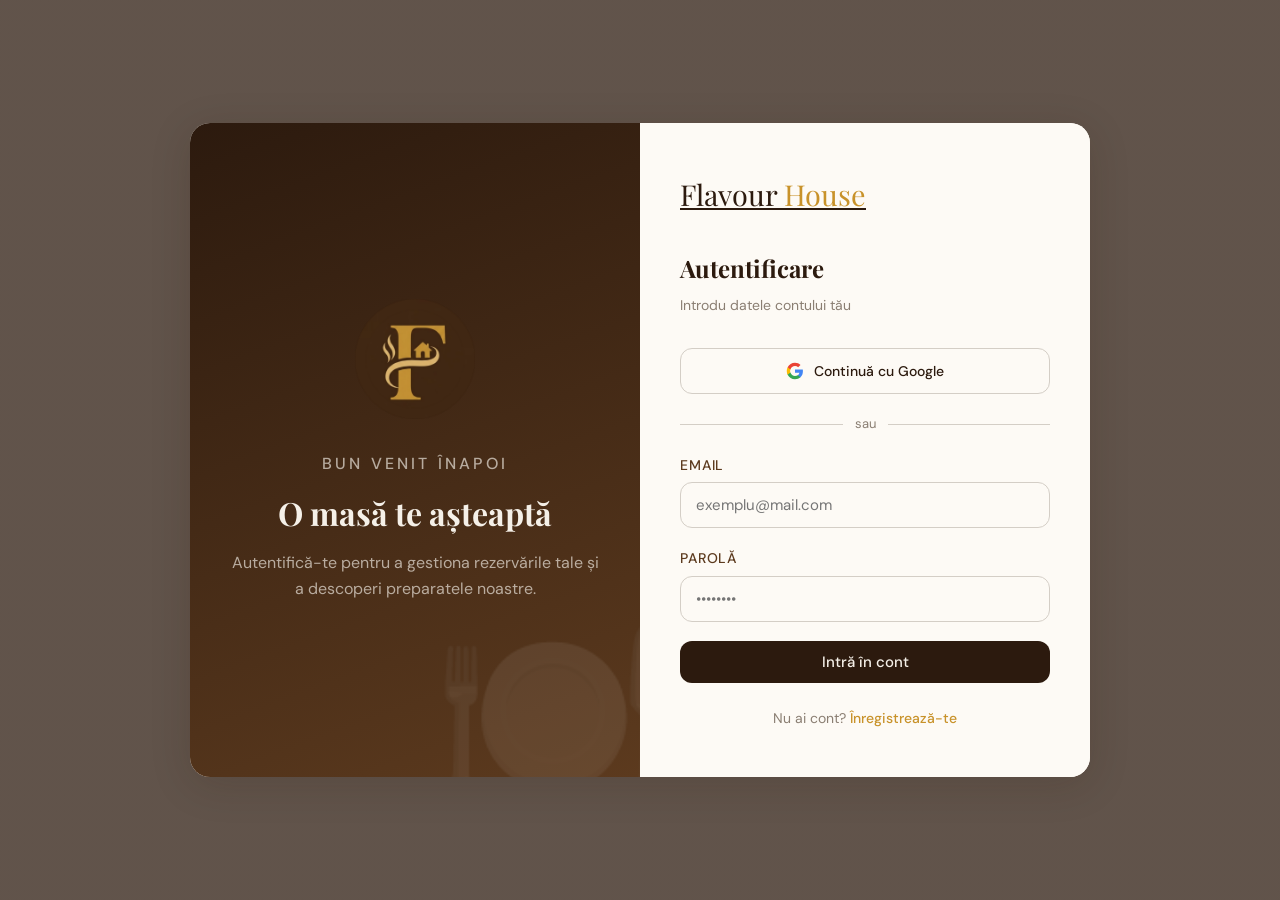
<file: RestaurantApp/public/admin/menu.html>
<!DOCTYPE html>
<html lang="ro">
<head>
  <meta charset="UTF-8">
  <meta name="viewport" content="width=device-width, initial-scale=1.0">
  <title>Gestionare Meniu — Flavour House</title>
  <link rel="stylesheet" href="../style.css">
  <style>
    body { display: flex; min-height: 100vh; }
    .sidebar { width: 240px; min-height: 100vh; background: var(--maro); padding: 2rem 1.2rem; position: fixed; top: 0; left: 0; display: flex; flex-direction: column; gap: 0.3rem; }
    .sidebar-logo { font-family: 'Playfair Display', serif; font-size: 1.2rem; color: var(--crem); margin-bottom: 2rem; padding: 0 0.5rem; }
    .sidebar-logo span { color: var(--auriu); }
    .sidebar a { display: flex; align-items: center; gap: 10px; padding: 10px 12px; border-radius: 10px; color: rgba(245,240,232,0.65); text-decoration: none; font-size: 14px; font-weight: 500; transition: all var(--transition); }
    .sidebar a:hover, .sidebar a.activ { background: rgba(200,146,42,0.15); color: var(--crem); }
    .sidebar a.activ { color: var(--auriu); }
    .sidebar-sep { height: 1px; background: rgba(245,240,232,0.1); margin: 0.5rem 0; }
    .sidebar-bottom { margin-top: auto; }
    .main-content { margin-left: 240px; flex: 1; padding: 2rem; }
    .page-title { font-family: 'Playfair Display', serif; font-size: 1.8rem; color: var(--maro); margin-bottom: 0.3rem; }
    .page-sub { color: var(--gri); font-size: 14px; margin-bottom: 2rem; }
    .layout { display: grid; grid-template-columns: 1fr 340px; gap: 1.5rem; align-items: start; }
    .section-card { background: var(--alb); border-radius: var(--radius-lg); padding: 1.5rem; border: 1px solid rgba(212,206,198,0.5); }
    .section-card h3 { font-family: 'Playfair Display', serif; font-size: 1.1rem; color: var(--maro); margin-bottom: 1.2rem; }
    .preparat-row { display: flex; justify-content: space-between; align-items: center; padding: 12px 0; border-bottom: 1px solid var(--crem-dark); gap: 1rem; }
    .preparat-row:last-child { border-bottom: none; }
    .preparat-info { flex: 1; }
    .preparat-info strong { font-size: 14px; color: var(--maro); }
    .preparat-info small { font-size: 12px; color: var(--gri); display: block; }
    .preparat-pret { font-weight: 600; color: var(--auriu); font-size: 14px; min-width: 80px; text-align: right; }
    .preparat-actiuni { display: flex; gap: 6px; }
    .indisponibil { opacity: 0.5; }
    @media (max-width: 900px) { .layout { grid-template-columns: 1fr; } .sidebar { display: none; } .main-content { margin-left: 0; } }
  </style>
</head>
<body>

<aside class="sidebar">
  <div class="sidebar-logo">Flavour <span>House</span></div>
  <a href="dashboard.html">🗓️ Rezervări</a>
  <a href="meniu.html" class="activ">🍽️ Meniu</a>
  <div class="sidebar-sep"></div>
  <div class="sidebar-bottom">
    <a href="../index.html">🏠 Site public</a>
    <a href="#" onclick="logout(event)">🚪 Deconectare</a>
  </div>
</aside>

<main class="main-content">
  <h1 class="page-title">Gestionare Meniu</h1>
  <p class="page-sub">Adaugă, editează sau elimină preparate din meniu.</p>

  <div id="alert" class="alert"></div>

  <div class="layout">
    <!-- Lista preparate -->
    <div class="section-card">
      <h3>Preparate existente</h3>
      <div id="lista-preparate">Se încarcă...</div>
    </div>

    <!-- Formular adaugare -->
<div class="section-card" style="position:sticky;top:20px">
  <h3 id="form-titlu">➕ Preparat nou</h3>
  <input type="hidden" id="edit-id">
  
  <div class="form-group"><label>Denumire</label><input type="text" id="denumire" placeholder="ex: Paste Carbonara"></div>
  <div class="form-group"><label>Descriere</label><textarea id="descriere" placeholder="Descriere scurtă..."></textarea></div>
  
  <!-- CÂMP NOU: LINK IMAGINE -->
  <div class="form-group">
    <label>Link Imagine (URL)</label>
    <input type="text" id="imagine" placeholder="https://link-imagine.com/foto.jpg">
  </div>

  <div style="display: grid; grid-template-columns: 1fr 1fr; gap: 10px;">
    <div class="form-group"><label>Preț (MDL)</label><input type="number" id="pret" step="0.01"></div>
    
    <!-- CÂMP NOU: RATING -->
    <div class="form-group">
      <label>Rating (1.0 - 5.0)</label>
      <input type="number" id="rating" step="0.1" min="1" max="5" placeholder="4.8">
    </div>
  </div>

  <div class="form-group">
    <label>Categorie</label>
    <select id="categorie">
      <option>Aperitive</option>
      <option>Supe</option>
      <option>Fel principal</option>
      <option>Desert</option>
      <option>Bauturi</option>
    </select>
  </div>
  
  <div style="display:flex;gap:8px">
    <button class="btn btn-primary btn-full" onclick="salveaza()">Salvează</button>
    <button class="btn btn-outline" onclick="resetForm()" id="btn-anuleaza" style="display:none">✕</button>
  </div>
</div>
</main>

<script>
const token = localStorage.getItem('token');
const utilizator = JSON.parse(localStorage.getItem('utilizator') || 'null');
if (!token || !utilizator || utilizator.rol !== 'admin') window.location.href = '../login.html';

function logout(e) { e.preventDefault(); localStorage.clear(); window.location.href = '../login.html'; }

async function incarcaPreparate() {
  try {
    const res  = await fetch('/api/meniu');
    const date = await res.json();
    const lista = document.getElementById('lista-preparate');
    if (!date.length) { lista.innerHTML = '<p style="color:var(--gri)">Nu există preparate.</p>'; return; }
    lista.innerHTML = date.map(p => `
      <div class="preparat-row ${p.este_disponibil ? '' : 'indisponibil'}">
        <div class="preparat-info">
          <strong>${p.denumire}</strong>
          <small>${p.categorie} ${!p.este_disponibil ? '· <em>Indisponibil</em>' : ''}</small>
        </div>
        <div class="preparat-pret">${parseFloat(p.pret).toFixed(2)} MDL</div>
        <div class="preparat-actiuni">
          <button class="btn btn-outline btn-sm" onclick="editeaza(${JSON.stringify(p).replace(/"/g,'&quot;')})">✏️</button>
          <button class="btn btn-danger btn-sm" onclick="sterge(${p.id})">🗑️</button>
        </div>
      </div>
    `).join('');
  } catch (e) { document.getElementById('lista-preparate').innerHTML = '<p style="color:var(--rosu)">Eroare.</p>'; }
}

function editeaza(p) {
  document.getElementById('edit-id').value     = p.id;
  document.getElementById('denumire').value    = p.denumire;
  document.getElementById('descriere').value   = p.descriere || '';
  document.getElementById('imagine').value     = p.imagine || ''; // ADAUGAT
  document.getElementById('pret').value        = p.pret;
  document.getElementById('rating').value      = p.rating || '5.0'; // ADAUGAT
  document.getElementById('categorie').value   = p.categorie;
  
  document.getElementById('form-titlu').textContent = '✏️ Editează preparat';
  document.getElementById('btn-anuleaza').style.display = 'inline-flex';
  window.scrollTo({ top: 0, behavior: 'smooth' });
}

function resetForm() {
  document.getElementById('edit-id').value   = '';
  document.getElementById('denumire').value  = '';
  document.getElementById('descriere').value = '';
  document.getElementById('imagine').value   = ''; // ADAUGAT
  document.getElementById('pret').value      = '';
  document.getElementById('rating').value    = ''; // ADAUGAT
  document.getElementById('form-titlu').textContent = '➕ Preparat nou';
  document.getElementById('btn-anuleaza').style.display = 'none';
}
async function salveaza() {
  const id        = document.getElementById('edit-id').value;
  const denumire  = document.getElementById('denumire').value.trim();
  const descriere = document.getElementById('descriere').value.trim();
  const imagine   = document.getElementById('imagine').value.trim(); // ADAUGAT
  const pret      = parseFloat(document.getElementById('pret').value);
  const rating    = parseFloat(document.getElementById('rating').value) || 5.0; // ADAUGAT
  const categorie = document.getElementById('categorie').value;
  const alertEl   = document.getElementById('alert');

  alertEl.className = 'alert';
  if (!denumire || !pret || !categorie) {
    alertEl.className = 'alert alert-error show';
    alertEl.textContent = 'Denumirea, prețul și categoria sunt obligatorii.';
    return;
  }

  try {
    const method = id ? 'PUT' : 'POST';
    const url    = id ? `/api/meniu/${id}` : '/api/meniu';
    const res    = await fetch(url, {
      method,
      headers: { 'Content-Type': 'application/json', 'Authorization': `Bearer ${token}` },
      body: JSON.stringify({ 
        denumire, 
        descriere, 
        imagine, // TRIMIS CATRE SERVER
        pret, 
        rating,  // TRIMIS CATRE SERVER
        categorie, 
        este_disponibil: true 
      })
    });
    
    const date = await res.json();
    if (!res.ok) { alertEl.className = 'alert alert-error show'; alertEl.textContent = date.mesaj; return; }
    
    alertEl.className = 'alert alert-success show';
    alertEl.textContent = id ? 'Preparat actualizat!' : 'Preparat adăugat!';
    resetForm(); 
    incarcaPreparate();
  } catch (e) { 
    alertEl.className = 'alert alert-error show'; 
    alertEl.textContent = 'Eroare de conexiune la server.'; 
  }
}

async function sterge(id) {
  if (!confirm('Elimini preparatul din meniu?')) return;
  const alertEl = document.getElementById('alert');
  try {
    const res  = await fetch(`/api/meniu/${id}`, { method: 'DELETE', headers: { 'Authorization': `Bearer ${token}` } });
    const date = await res.json();
    if (!res.ok) { alertEl.className = 'alert alert-error show'; alertEl.textContent = date.mesaj; return; }
    alertEl.className = 'alert alert-success show';
    alertEl.textContent = 'Preparat eliminat din meniu.';
    incarcaPreparate();
  } catch (e) { alertEl.className = 'alert alert-error show'; alertEl.textContent = 'Eroare.'; }
}

incarcaPreparate();
</script>
</body>
</html>
</file>
<file: RestaurantApp/public/style.css>
@import url('https://fonts.googleapis.com/css2?family=Playfair+Display:ital,wght@0,400;0,600;0,700;1,400&family=DM+Sans:wght@300;400;500&display=swap');

:root {
  --crem:      #F5F0E8;
  --crem-dark: #EDE6D6;
  --maro:      #2C1A0E;
  --maro-med:  #5C3A1E;
  --auriu:     #C8922A;
  --auriu-light: #E8B84B;
  --alb:       #FDFAF5;
  --gri:       #8A7E72;
  --gri-light: #D4CEC6;
  --verde:     #2D6A4F;
  --rosu:      #9B2335;
  --shadow:    0 4px 24px rgba(44,26,14,0.10);
  --shadow-lg: 0 8px 40px rgba(44,26,14,0.16);
  --radius:    12px;
  --radius-lg: 20px;
  --transition: 0.25s cubic-bezier(.4,0,.2,1);
}

*, *::before, *::after { box-sizing: border-box; margin: 0; padding: 0; }

html { scroll-behavior: smooth; }

body {
  font-family: 'DM Sans', sans-serif;
  background: var(--crem);
  color: var(--maro);
  min-height: 100vh;
  font-size: 16px; 
  line-height: 1.6;
}

/* ── Navigatie ─────── */
nav {
  position: absolute; top: 0; left: 0; right: 0; z-index: 100;
  background: url('file.png');
  backdrop-filter: blur(12px);
  background-size: cover;       
  background-position: center;  
  background-repeat: no-repeat;
  border-bottom: 1px solid var(--maro);
  padding: 0 2rem;
  display: flex; align-items: center; justify-content: space-between;
  height: 100px;
}

.nav-logo {
  font-family: 'Playfair Display', serif;
  font-size: 2.35rem;
  font-weight: 900;
  color: var(--auriu);
  text-decoration: none;
  letter-spacing: -0.02em;
  display: inline-block;
  margin-left: 150px;
  padding: 12px 35px;
  border-radius: 50px;
  transition: all var(--transition);
}

.nav-logo:hover {
  transform: scale(1.05);
  filter: drop-shadow(0 0 8px rgba(200, 146, 42, 0.3));
}

.nav-logo span {
  color: var(--auriu);
}

.nav-links { 
  display: flex; 
  align-items: center; 
  gap: 0.5rem; 
}

.nav-links a {
  font-size: 17px; 
  font-weight: 520;
  text-decoration: none;
  padding: 8px 24px; 
  border-radius: 25px;
  background: var(--auriu); 
  color: var(--maro);
  display: inline-block;
  transition: background var(--transition), 
              color var(--transition), 
              transform 0.2s ease, 
              box-shadow 0.2s ease;
}

.nav-links a:hover {
  background: var(--crem);
  color: var(--maro);
  transform: translateY(-3px) scale(1.05);
  box-shadow: 0 10px 20px rgba(0, 0, 0, 0.1), 0 0 15px var(--crem);
}

.nav-links a.btn-nav {
  background: var(--auriu); 
  color: var(--maro);
  padding: 8px 24px; 
}

.nav-links a.btn-nav:hover {
  background: var(--crem);
  color: var(--maro);
  transform: translateY(-3px) scale(1.05);
  box-shadow: 0 10px 20px rgba(0, 0, 0, 0.1), 0 0 15px var(--crem);
}

/* ── Butoane ───────── */
.btn {
  display: inline-flex; align-items: center; justify-content: center; gap: 8px;
  font-family: 'DM Sans', sans-serif; 
  font-size: 15px; 
  font-weight: 500;
  padding: 11px 24px; 
  border-radius: var(--radius);
  border: none; cursor: pointer;
  transition: all var(--transition);
  text-decoration: none;
}
.btn-primary {
  background: var(--auriu); color: var(--maro);
}
.btn-primary:hover {
  background: var(--auriu-light);
  box-shadow: 0 4px 16px rgba(200,146,42,0.35);
  transform: translateY(-1px);
}
.btn-dark {
  background: var(--maro); color: var(--crem);
}
.btn-dark:hover {
  background: var(--maro-med);
  transform: translateY(-1px);
  box-shadow: var(--shadow);
}
.btn-outline {
  background: transparent; color: var(--maro);
  border: 1.5px solid var(--gri-light);
}
.btn-outline:hover { border-color: var(--maro); background: var(--crem-dark); }
.btn-danger { background: var(--rosu); color: #fff; }
.btn-danger:hover { background: #7a1c29; transform: translateY(-1px); }
.btn-success { background: var(--verde); color: #fff; }
.btn-success:hover { background: #1f4f3a; transform: translateY(-1px); }
.btn-sm { padding: 7px 16px; font-size: 14px; } /* Mărit de la 13px */
.btn-full { width: 100%; }
.btn:disabled { opacity: 0.5; cursor: not-allowed; transform: none !important; }

/* ── Formulare ─────────────────────────────────────── */
.form-group { margin-bottom: 1.2rem; }
.form-group label {
  display: block; 
  font-size: 14px; 
  font-weight: 500;
  color: var(--maro-med); margin-bottom: 6px;
  text-transform: uppercase; letter-spacing: 0.06em;
}
.form-group input,
.form-group select,
.form-group textarea {
  width: 100%; padding: 12px 15px; 
  border: 1.5px solid var(--gri-light);
  border-radius: var(--radius); background: var(--alb);
  font-family: 'DM Sans', sans-serif; 
  font-size: 15px; 
  color: var(--maro);
  transition: border-color var(--transition), box-shadow var(--transition);
  outline: none;
}
.form-group input:focus,
.form-group select:focus,
.form-group textarea:focus {
  border-color: var(--auriu);
  box-shadow: 0 0 0 3px rgba(200,146,42,0.15);
}
.form-group textarea { resize: vertical; min-height: 90px; }

/* ── Card ──────────────────────────────────────────── */
.card {
  background: var(--alb); border-radius: var(--radius-lg);
  box-shadow: var(--shadow);
  border: 1px solid rgba(212,206,198,0.5);
}

/* ── Badge status ──────────────────────────────────── */
.badge {
  display: inline-block; 
  font-size: 13px; 
  font-weight: 500;
  padding: 4px 12px; 
  border-radius: 99px;
}
.badge-asteptare { background: #FEF3C7; color: #92400E; }
.badge-confirmata { background: #D1FAE5; color: #065F46; }
.badge-anulata   { background: #FEE2E2; color: #991B1B; }

/* ── Container ─────────────────────────────────────── */
.container { max-width: 1100px; margin: 0 auto; padding: 0 1.5rem; }
.page-wrapper { padding-top: 80px; min-height: 100vh; }

/* ── Alert mesaje ──────────────────────────────────── */
.alert {
  padding: 14px 18px; 
  border-radius: var(--radius);
  font-size: 15px; 
  font-weight: 500; margin-bottom: 1rem;
  display: none;
}
.alert.show { display: block; }
.alert-error   { background: #FEE2E2; color: #991B1B; border: 1px solid #FECACA; }
.alert-success { background: #D1FAE5; color: #065F46; border: 1px solid #A7F3D0; }

/* ── Tabel ─────────────────────────────────────────── */
.tabel-wrapper { overflow-x: auto; border-radius: var(--radius-lg); }
table {
  width: 100%; border-collapse: collapse;
  font-size: 15px; 
}
thead tr { background: var(--maro); color: var(--crem); }
thead th {
  padding: 14px 16px; 
  text-align: left;
  font-size: 13px; 
  font-weight: 500;
  text-transform: uppercase; letter-spacing: 0.06em;
}
tbody tr {
  border-bottom: 1px solid var(--crem-dark);
  transition: background var(--transition);
}
tbody tr:hover { background: var(--crem-dark); }
tbody td { padding: 14px 16px; color: var(--maro); }

/* ── Stele rating ──────────────────────────────────── */
.stele { display: flex; gap: 4px; }
.stea {
  font-size: 22px; 
  cursor: pointer; color: var(--gri-light);
  transition: color var(--transition), transform var(--transition);
  user-select: none;
}
.stea.activa, .stea:hover { color: var(--auriu); transform: scale(1.1); }

/* ── Footer ────────────────────────────────────────── */
footer {
  background: var(--maro); color: var(--crem-dark);
  text-align: center; padding: 2rem;
  font-size: 14px; 
  margin-top: 4rem;
}
footer span { color: var(--auriu); }

/* ── Animatii ──────────────────────────────────────── */
@keyframes fadeInUp {
  from { opacity: 0; transform: translateY(20px); }
  to   { opacity: 1; transform: translateY(0); }
}
.fade-in { animation: fadeInUp 0.5s ease forwards; }

.sticky-footer-layout {
  min-height: 100vh;
  display: flex;
  flex-direction: column;
}

.sticky-footer-layout .main-wrapper {
  flex: 1 0 auto;
  display: flex;
  flex-direction: column;
}

.sticky-footer-layout footer {
  background: var(--maro);
  color: var(--crem-dark);
  text-align: center;
  padding: 2rem;
  font-size: 14px; 
  flex-shrink: 0; 
}
.sticky-footer-layout footer span { color: var(--auriu); }

/* ── Responsive ────────────────────────────────────── */
@media (max-width: 640px) {
  nav { padding: 0 1rem; }
  .nav-links a:not(.btn-nav) { display: none; }
  .container { padding: 0 1rem; }
}

.preparat-img {
  width: 100%;
  height: 200px;       
  object-fit: cover;   
  border-radius: 12px;   
  margin-bottom: 15px;   
  display: block;
}

.preparat-card {
  display: flex;
  flex-direction: column;
  justify-content: space-between; 
}

.sidebar-logo { 
    font-family: 'Playfair Display', serif !important; 
    font-size: 1.95rem !important; 
    color: var(--crem) !important; 
    margin-bottom: 2.5rem; 
    padding: 0 0.5rem; 
    text-decoration: none !important;
    display: block;
    transition: all var(--transition);
}

.sidebar-logo span { 
    color: var(--auriu) !important;
    font-size: inherit; 
}

.sidebar-logo:hover {
    opacity: 0.9;
    transform: translateX(3px);
}
</file>
